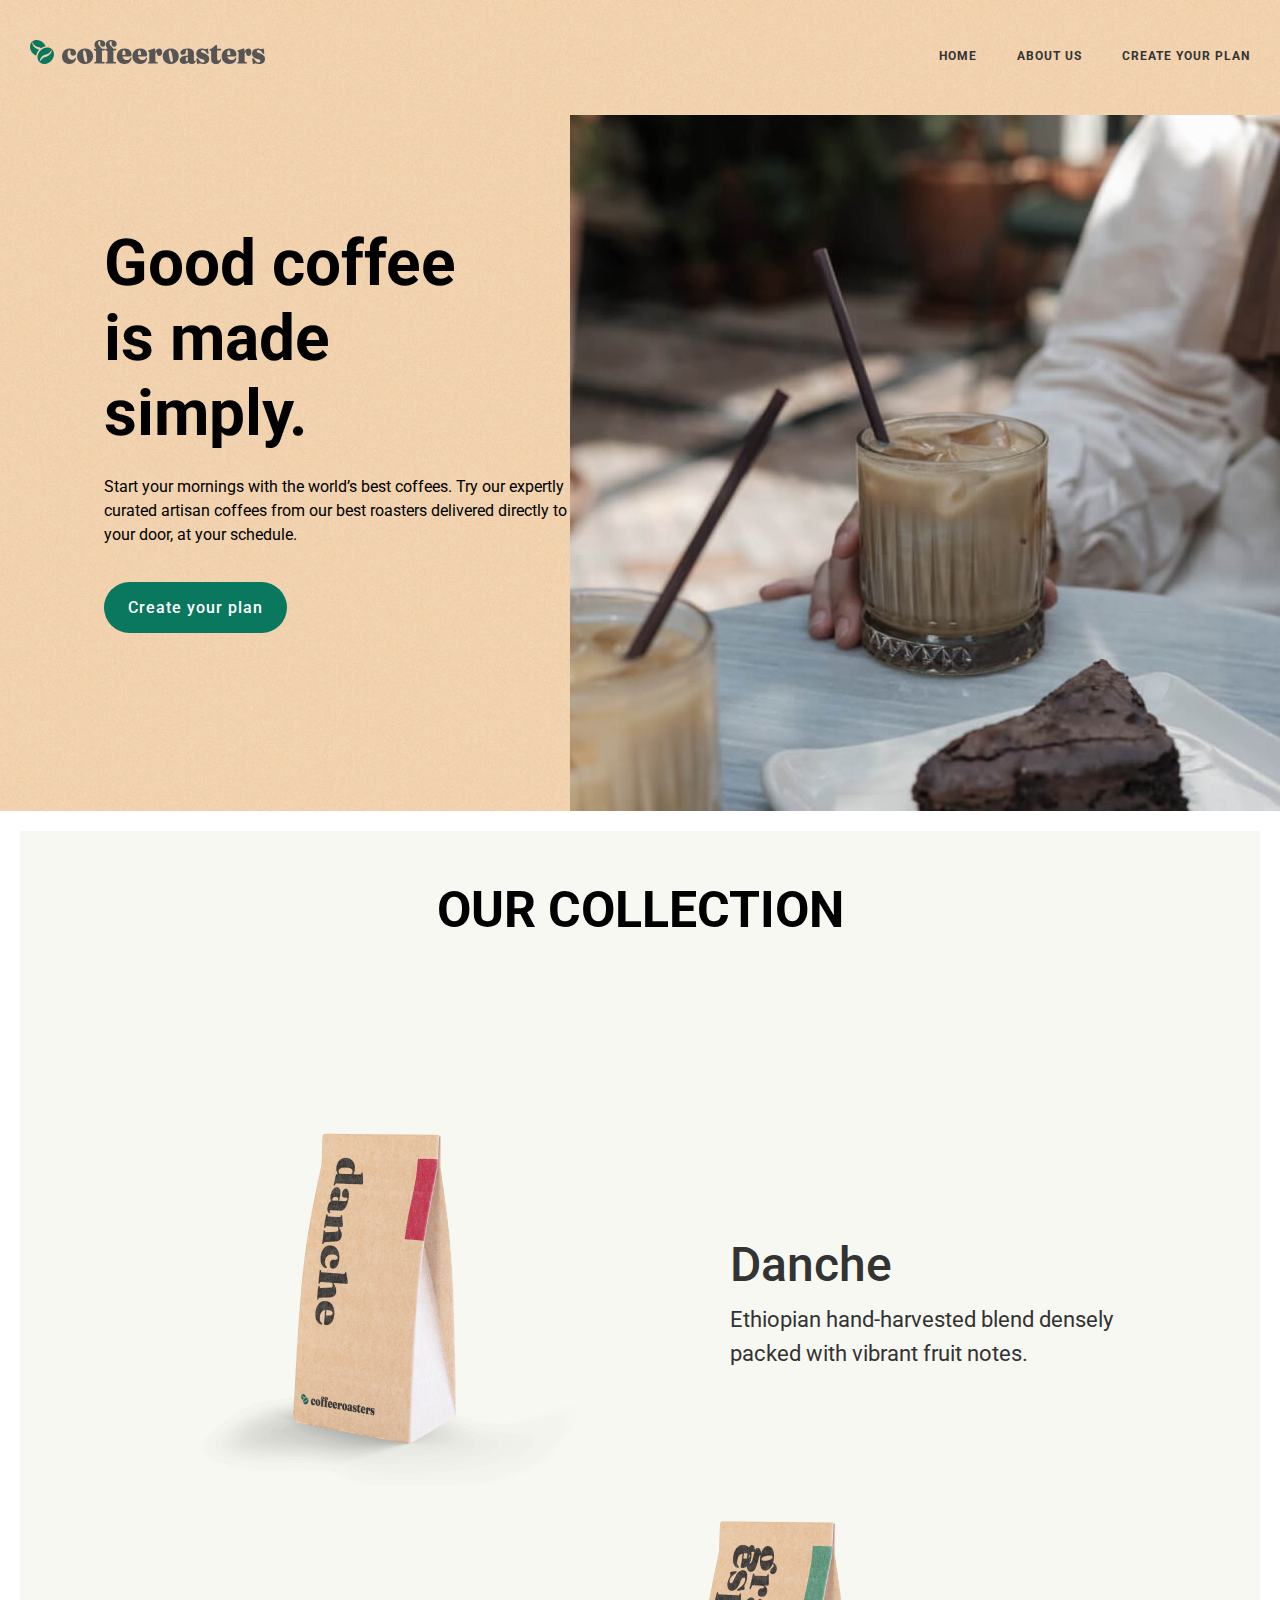
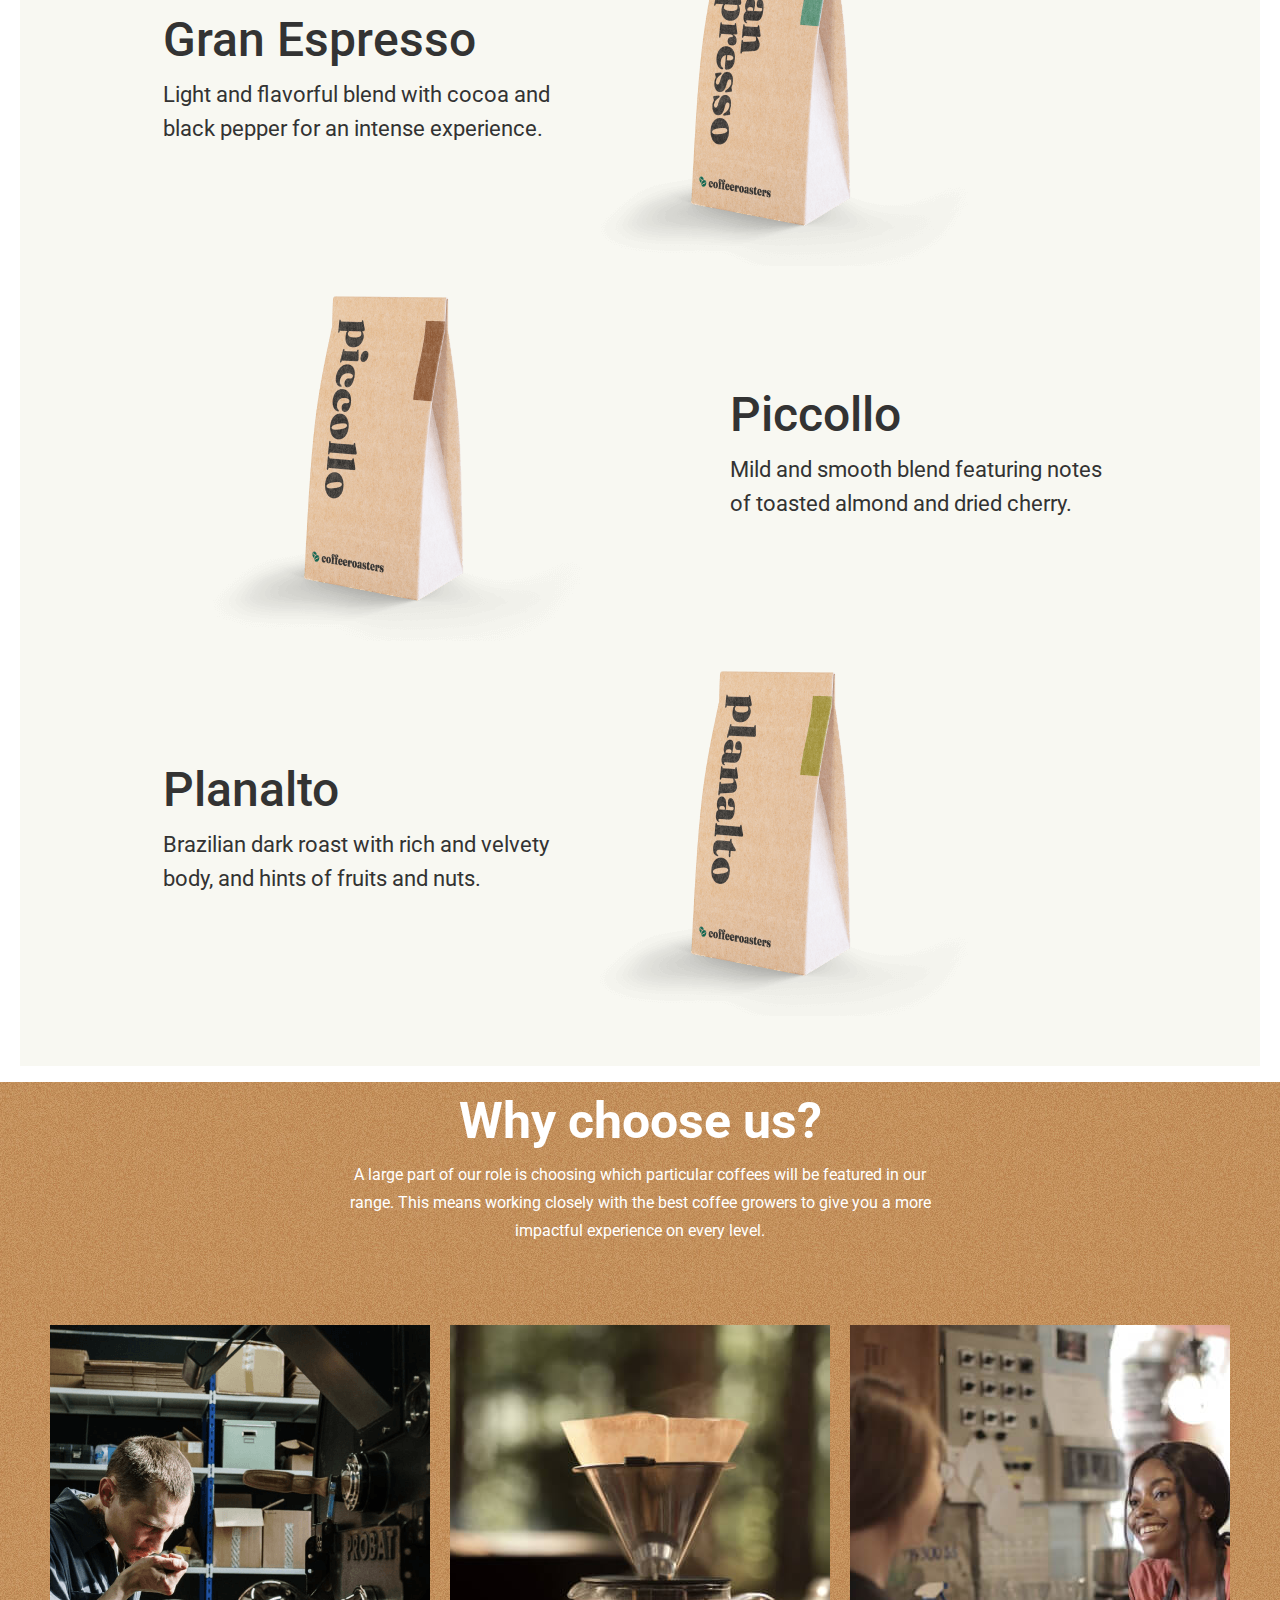
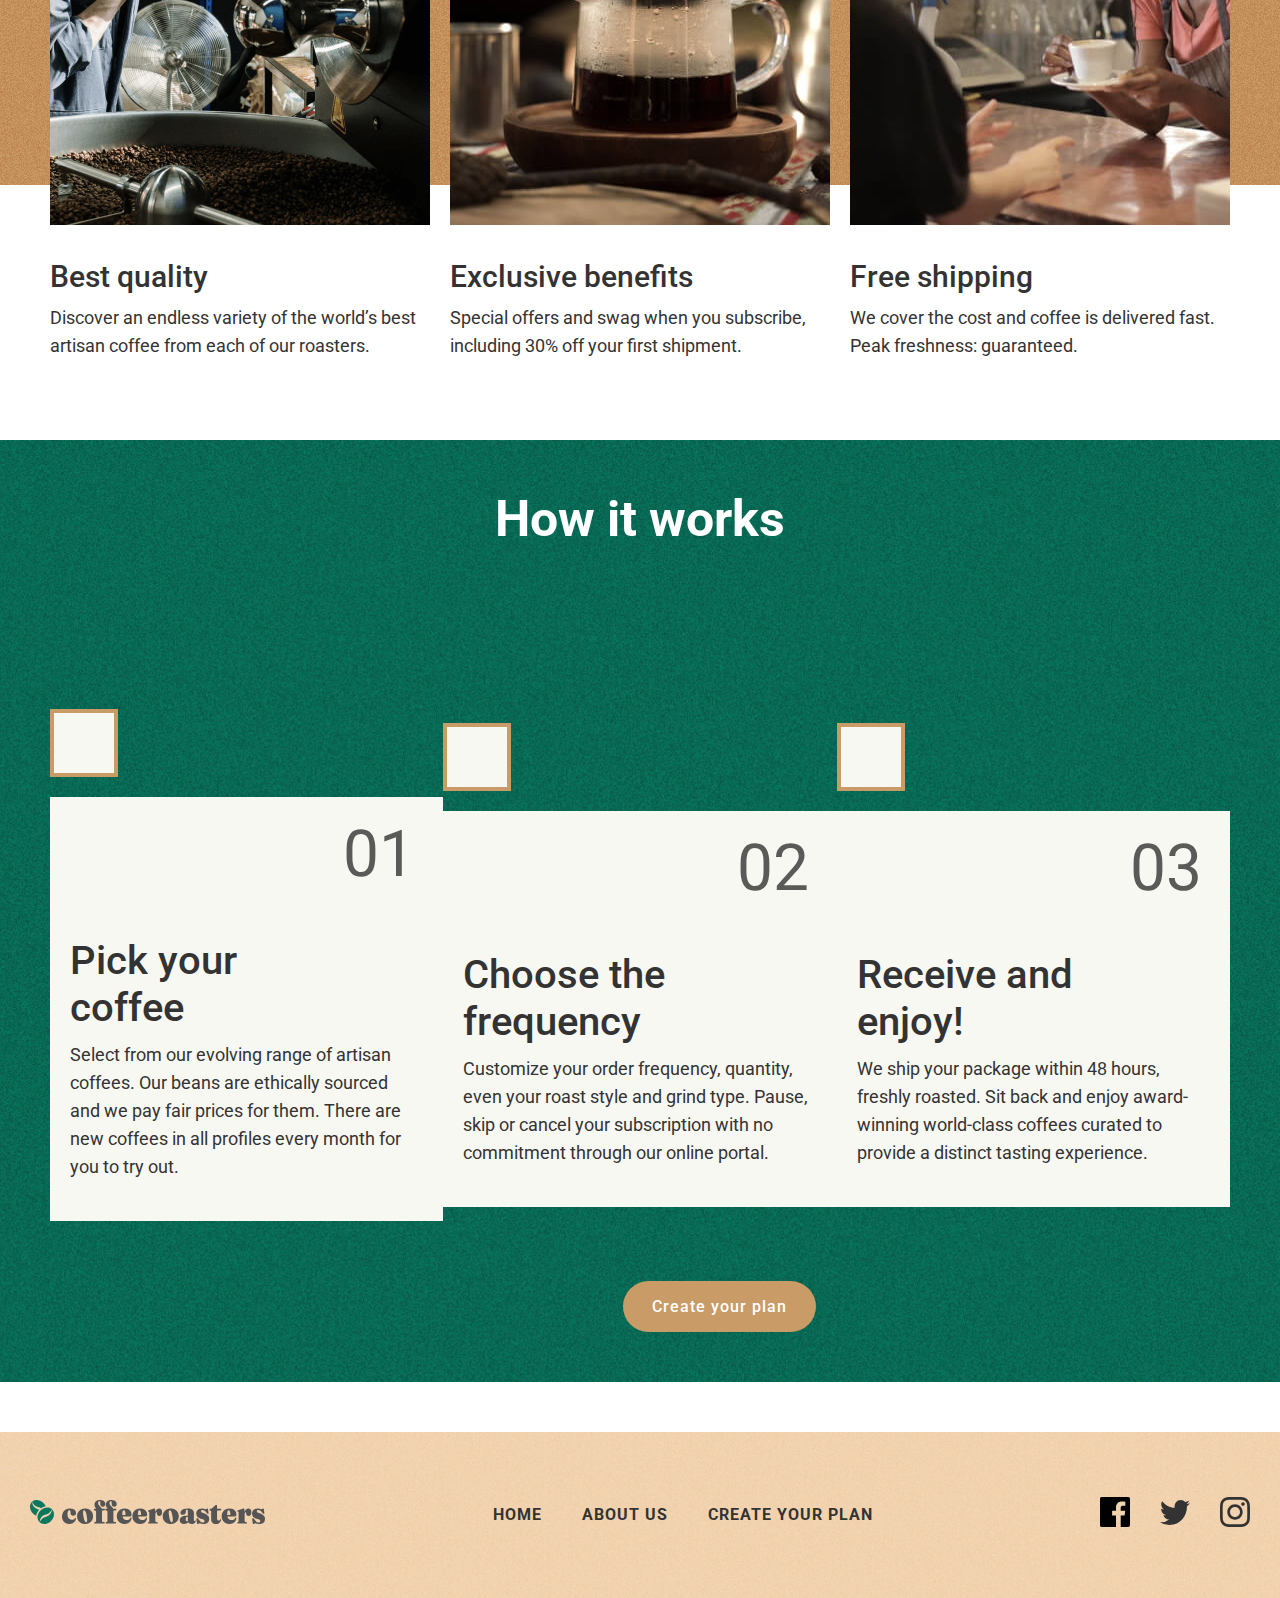
<file: index.html>
<!DOCTYPE html>
<html lang="en">
<head>
    <meta charset="UTF-8">
    <meta http-equiv="X-UA-Compatible" content="IE=edge">
    <meta name="viewport" content="width=device-width, initial-scale=1.0">
    <title>CoffeeRoasters</title>
    <link rel="preconnect" href="https://fonts.googleapis.com">
    <link rel="preconnect" href="https://fonts.gstatic.com" crossorigin>
    <link href="https://fonts.googleapis.com/css2?family=Roboto:wght@100;400;500;700&display=swap" rel="stylesheet">
    <link rel="stylesheet" href="styles.css/normalize.css">
    <link rel="stylesheet" href="styles.css/styles.css">
</head>
<body>
    <div class="header-wrapper">
        <header class="site-header container">
            <a class="site-logo" href="#"><img  src="img/site-logo.svg" alt="site-logo" width="235" height="24"></a>
            <nav class="site-nav">
                <ul class="nav-list">
                    <li class="nav-list-item"><a class="nav-links" href="index.html">HOME</a></li>
                    <li class="nav-list-item"><a class="nav-links" href="About-us.html">ABOUT US</a></li>
                    <li class="nav-list-item"><a class="nav-links" href="create-plan.html">CREATE YOUR PLAN</a></li>
                </ul>
            </nav>
        </header>
        <hero class="site-hero container">
            <div class="hero-content">
                <h1 class="site-hero-theme">Good coffee <br>is made simply.
                </h1>
                <p class="site-hero-text">
                    Start your mornings with the world’s best coffees. Try our expertly curated artisan coffees from our best roasters delivered directly to your door, at your schedule.
                </p>
                <a class="button green" href="#">Create your plan</a>
            </div>
            <img class="header-img" src="img/header-img.jpg" srcset="img/header-img.jpg 1x,img/header-img.jpg 2x" width="710" height="596" alt="">
        </hero>
    </div>
    <main class="site-main">
        <div class="container">
            <div class="main-wrapper">
                <h2 class="basic-main-theme">our collection</h2>
                <ul class="puzzle">
                    <li class="about-coffee">
                        <img  class="box" src="img/kopi4.png" srcset="img/kopi4.png 1x,img/kopi4@2x.png 2x" alt="box" width="450" height="375">
                        <div class="main-content">
                            <h2 class="main-theme">Danche</h2>
                            <p class="main-text">Ethiopian hand-harvested blend densely packed with vibrant fruit notes.</p>
                        </div>
                    </li>
                    <li class="about-coffee">
                        <img  class="box" src="img/gran.png" srcset="img/gran.png 1x,img/gran@2x.png 2x" alt="box" width="450" height="375">
                        <div class="main-content">
                            <h2 class="main-theme">Gran Espresso</h2>
                            <p class="main-text">Light and flavorful blend with cocoa and black pepper for an intense experience.</p>
                        </div>
                    </li>
                    <li class="about-coffee">
                        <img  class="box" src="img/picollo.png" srcset="img/picollo.png 1x,img/picollo.png 2x" alt="box" width="450" height="375">
                        <div class="main-content">
                            <h2 class="main-theme">Piccollo</h2>
                            <p class="main-text">Mild and smooth blend featuring notes of toasted almond and dried cherry.</p>
                        </div>
                    </li>
                    <li class="about-coffee">
                        <img  class="box" src="img/planalto.png" srcset="img/planalto.png 1x,img/planalto@2x.png 2x" alt="box" width="450" height="375">
                        <div class="main-content">
                            <h2 class="main-theme">Planalto</h2>
                            <p class="main-text">Brazilian dark roast with rich and velvety body, and hints of fruits and nuts.</p>
                        </div>
                    </li>
                </ul>
            </div>
        </div>
        <section class="main-section container">
            <div class="main-section-text-wrapper">
                <h2 class="main-section-theme">Why choose us?</h2>
                <p class="main-section-text">A large part of our role is choosing which particular coffees will be featured
                    in our range. This means working closely with the best coffee growers to give
                    you a more impactful experience on every level.</p>
                </div>
                <div class="main-section-wrapper">
                    <ul class="main-section-card">
                        <li class="main-section-card-list">
                            <img class="card-image" src="img/coffee-taste.png" srcset="img/coffee-taste.png 1x,img/coffee-taste@2x.png 2x" alt="coffee-picture" width="433" height="500">
                            <h3 class="card-theme">Best quality</h3>
                            <p class="card-text">Discover an endless variety of the world’s best artisan coffee from each of our roasters.</p>
                        </li>
                        <li class="main-section-card-list">
                            <img class="card-image" src="img/coffee-cup.jpg" srcset="img/coffee-cup.jpg 1x,img/coffee-cup@2x.jpg 2x" alt="coffee-picture"  width="433" height="500">
                            <h3 class="card-theme">Exclusive benefits</h3>
                            <p class="card-text">Special offers and swag when you subscribe, including 30% off your first shipment.</p>
                        </li>
                        <li class="main-section-card-list">
                            <img class="card-image" src="img/coffee-girl.jpg" srcset="img/coffee-girl.jpg 1x,img/coffee-girl@2x.jpg 2x" alt="coffee-picture"  width="433" height="500">
                            <h3 class="card-theme">Free shipping</h3>
                            <p class="card-text">We cover the cost and coffee is delivered fast. Peak freshness: guaranteed.</p>
                        </li>
                    </ul>
                </div>  
            </section>
            <section class="proposal-section container">
                <div class="green-section-wrapper">
                    <h2 class="green-section-theme">How it works</h2>
                    <ul class="proposal-list">
                        <li class="proposal-list-item">
                            <div class="avatar">
                                <h3 class="proposal-list-item-theme">Pick your <br> coffee</h3>
                                <p class="proposal-list-item-text">Select from our evolving range of artisan coffees. Our beans are ethically sourced and we pay fair prices for them. There are new coffees in all profiles every month for you to try out.</p>
                            </div>
                        </li>
                        <li class="proposal-list-item">
                            <div class="avatar">
                                <h3 class="proposal-list-item-theme">Choose the frequency</h3>
                                <p class="proposal-list-item-text">Customize your order frequency, quantity, even your roast style and grind type. Pause, skip or cancel your subscription with no commitment through our online portal.</p>
                            </div>
                        </li>
                        <li class="proposal-list-item">
                            <div class="avatar">
                                <h3 class="proposal-list-item-theme">Receive and <br> enjoy!</h3>
                                <p class="proposal-list-item-text">We ship your package within 48 hours, freshly roasted. Sit back and enjoy award-winning world-class coffees curated to provide a distinct tasting experience.</p>
                            </div>
                        </li>
                    </ul>
                    <button class="proposal-button">Create your plan</button>
                </div>
            </section>
        </main>
        
        <!-- footer -->
        <footer class="site-footer">
            <div class="footer-wrapper container">
                <a class="footer-logo-link" href="#"><img class="footer-logo" src="img/site-logo.svg" alt="site-logo"></a>
                <nav class="footer-nav">
                    <ul class="footer-nav-list">
                        <li class="footer-nav-list-item"><a class="footer-nav-list-links" href="#">HOME</a></li>
                        <li class="footer-nav-list-item"><a class="footer-nav-list-links" href="About-us.html">ABOUT US</a></li>
                        <li class="footer-nav-list-item"><a class="footer-nav-list-links" href="#">Create your plan</a></li>
                    </ul>
                </nav>
                <ul class="social-list">
                    <li class="social-list-item"><a href="#"><img src="img/facebook.svg" alt="facebook"></a></li>
                    <li class="social-list-item"><a href="#"><img src="img/twitter.svg" alt="twitter"></a></li>
                    <li class="social-list-item"><a href="#"><img src="img/youtube.svg" alt="youtube"></a></li>
                </ul>
            </div>
        </footer>
    </body>
    </html>
</file>
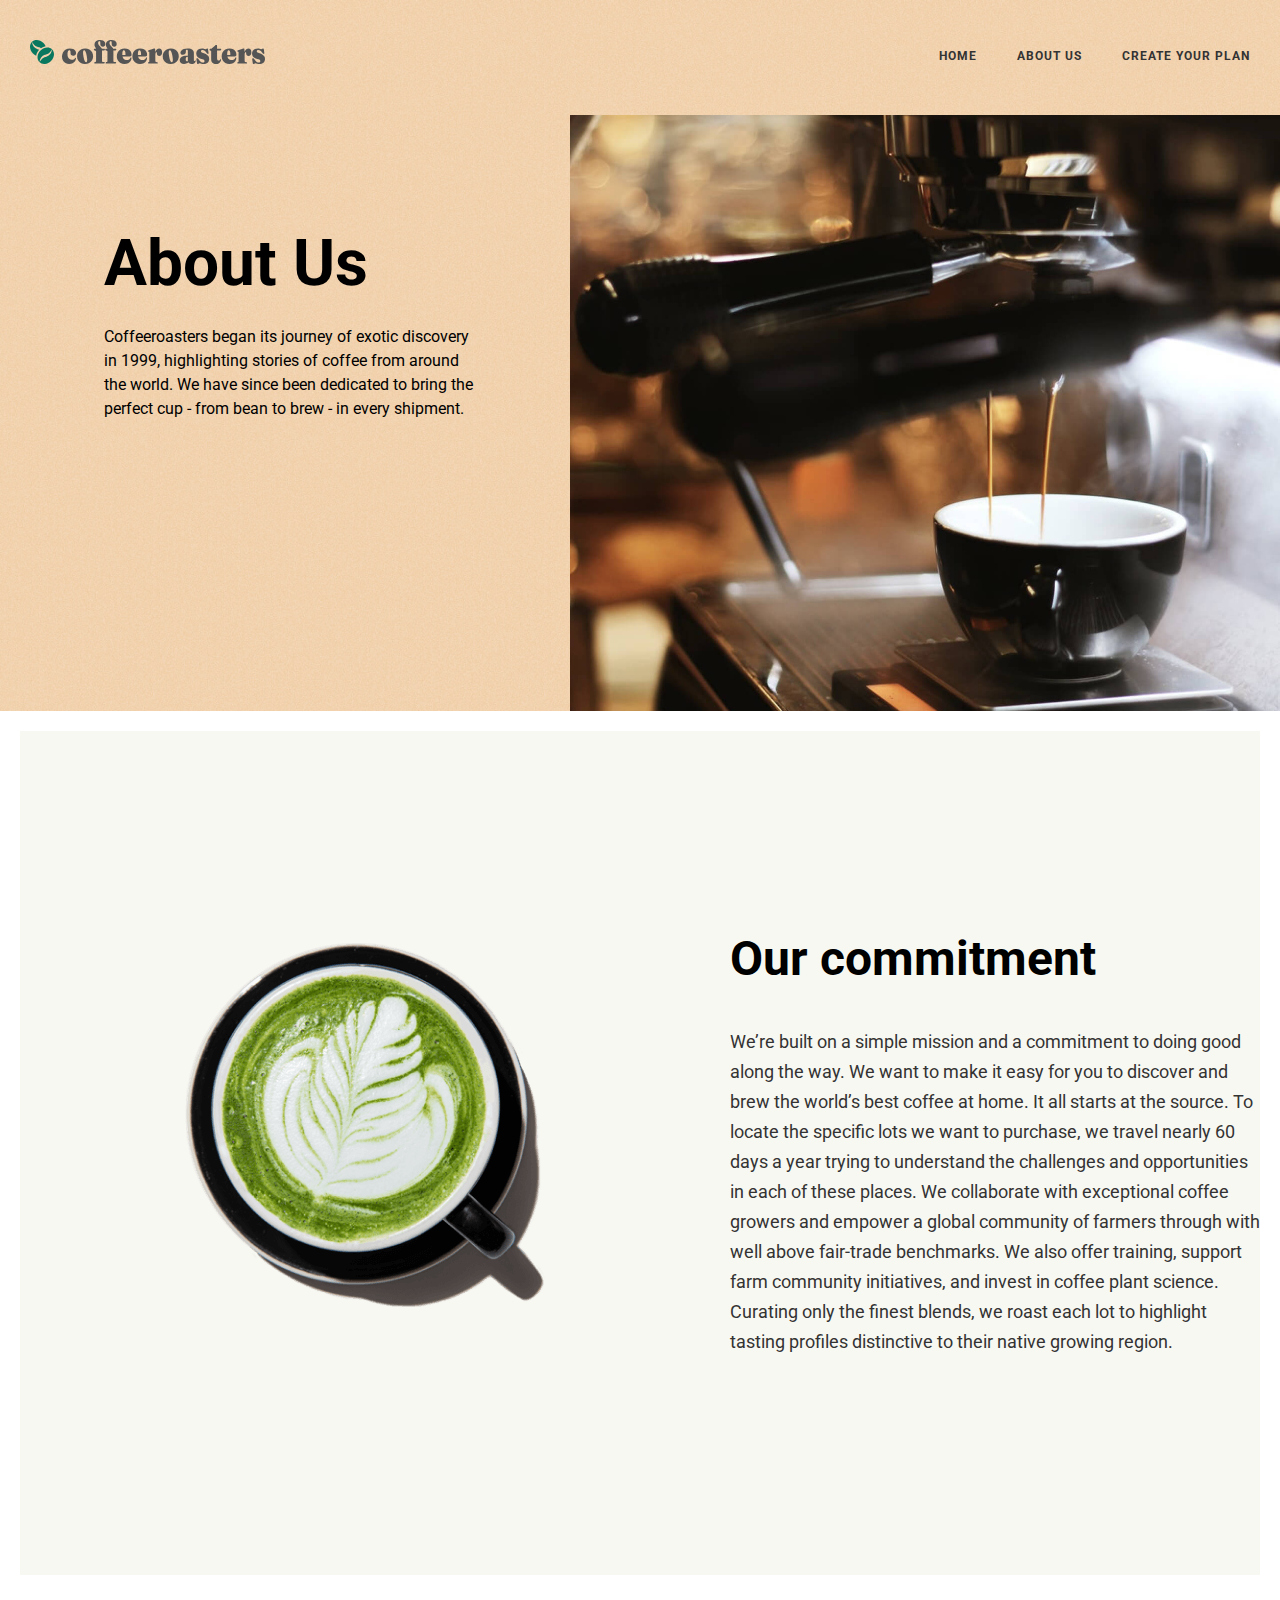
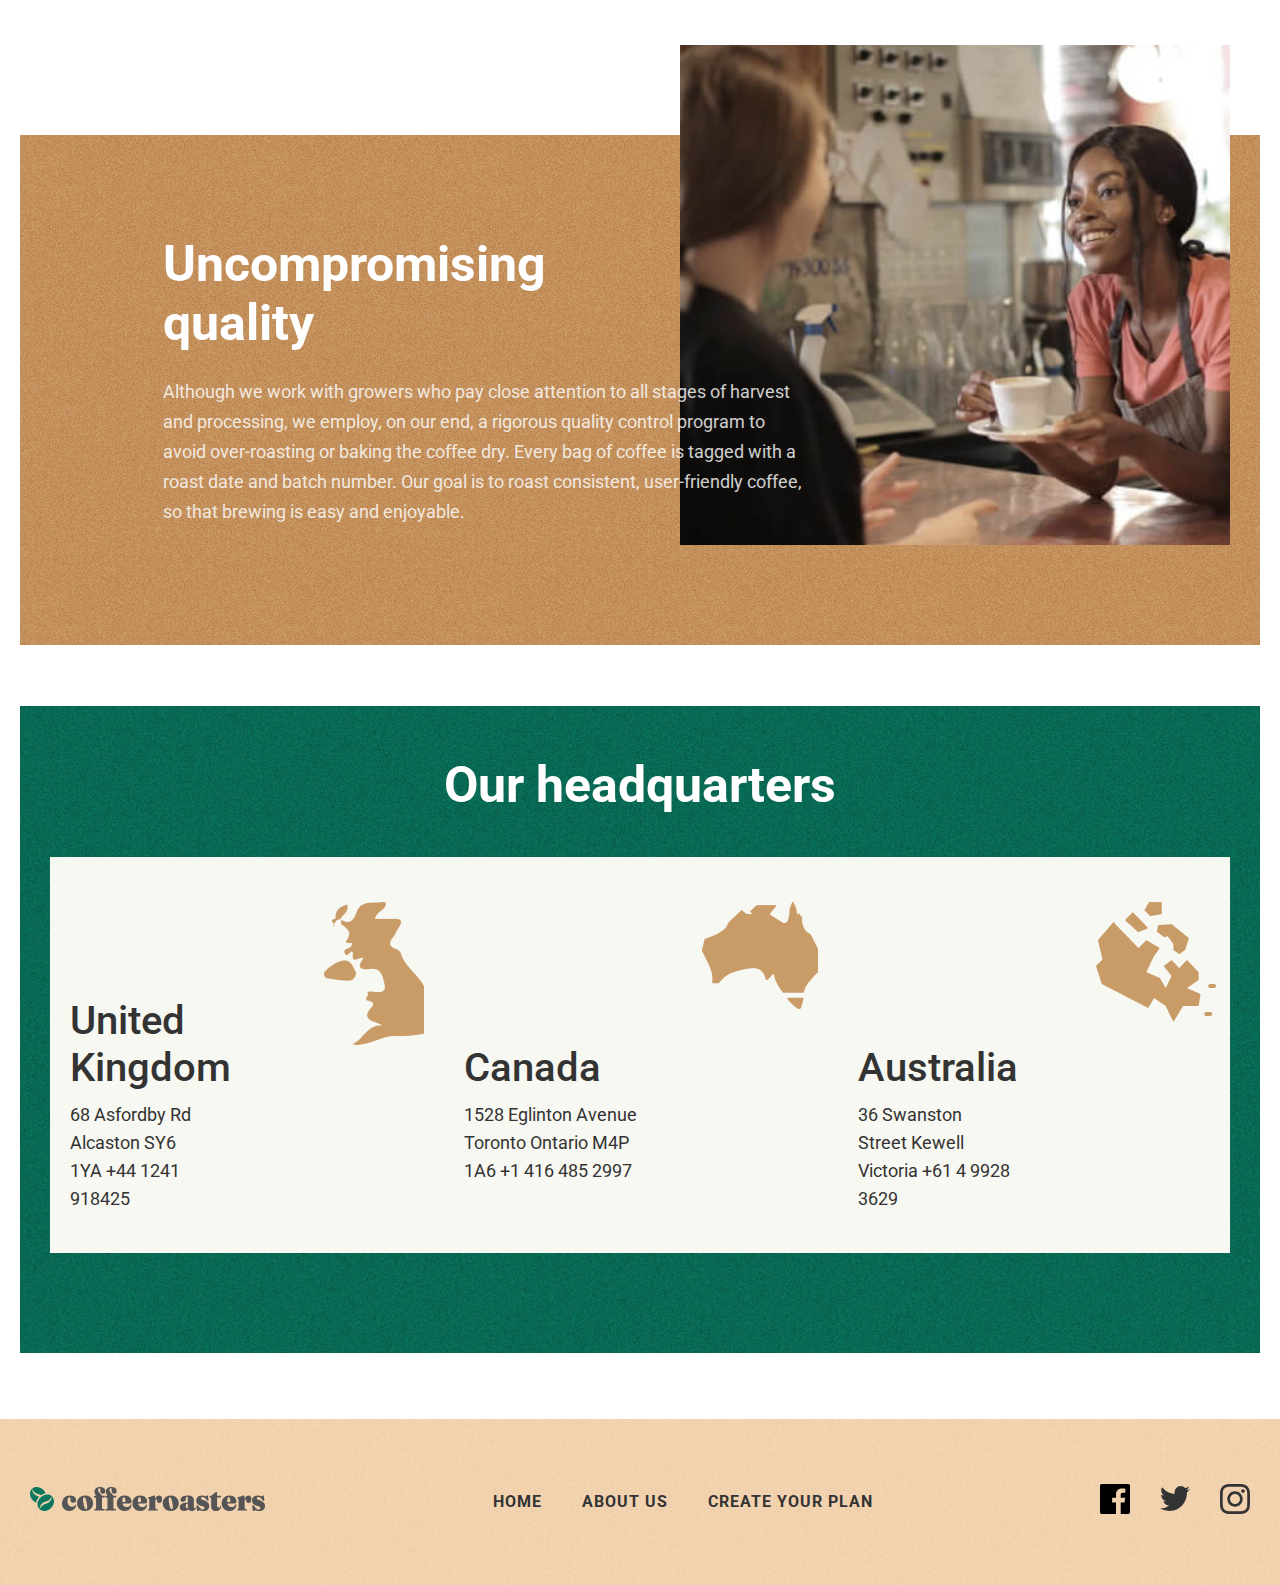
<file: About-us.html>
<!DOCTYPE html>
<html lang="en">
<head>
    <meta charset="UTF-8">
    <meta http-equiv="X-UA-Compatible" content="IE=edge">
    <meta name="viewport" content="width=device-width, initial-scale=1.0">
    <title>CoffeeRoasters</title>
    <link rel="preconnect" href="https://fonts.googleapis.com">
    <link rel="preconnect" href="https://fonts.gstatic.com" crossorigin>
    <link href="https://fonts.googleapis.com/css2?family=Roboto:wght@100;400;500;700&display=swap" rel="stylesheet">
    <link rel="stylesheet" href="styles.css/normalize.css">
    <link rel="stylesheet" href="styles.css/styles.css">
</head>
<body>
    <div class="header-wrapper">
        <header class="site-header container">
            <a class="site-logo" href="#"><img  src="img/site-logo.svg" alt="site-logo" width="235" height="24"></a>
            <nav class="site-nav">
                <ul class="nav-list">
                    <li class="nav-list-item"><a class="nav-links" href="index.html">HOME</a></li>
                    <li class="nav-list-item"><a class="nav-links" href="About-us.html">ABOUT US</a></li>
                    <li class="nav-list-item"><a class="nav-links" href="create-plan.html">CREATE YOUR PLAN</a></li>
                </ul>
            </nav>
        </header>
        <hero class="site-hero container">
            <div class="hero-content">
                <h1 class="site-hero-theme">
                    About Us
                </h1>
                <p class="site-hero-text about-us">
                    Coffeeroasters began its journey of exotic discovery in 1999, highlighting stories of coffee from around the world. We have since been dedicated to bring the perfect cup - from bean to brew - in every shipment.
                </p>
            </div>
            <img class="header-img" src="./img/coffee-maker.jpg" srcset="./img/coffee-maker.jpg 1x,./img/coffee-maker@2x.jpg 2x" width="710" height="596" alt="">
        </hero>
    </div>
    
    <!-- main -->
    <main class="site-main main-about-coffee">
        <div class="container">
            <div class="main-wrapper-about-us">
                <img class="coffee-cup-img" src="img/coffee-cup-img.png" srcset="img/coffee-cup-img.png 1x,img/coffee-cup-img@2x.png 2x" alt="" width="360" height="364">
                <div class="making-coffee">
                    <h2 class="commitment">Our commitment</h2>
                    <p class="about-making-coffee">We’re built on a simple mission and a commitment to doing good along the way. We want to make it easy for you to discover and brew the world’s best coffee at home. It all starts at the source. To locate the specific lots we want to purchase, we travel nearly 60 days a year trying to understand the challenges and opportunities in each of these places. We collaborate with exceptional coffee growers and empower a global community of farmers through with well above fair-trade benchmarks. We also offer training, support farm community initiatives, and invest in coffee plant science. Curating only the finest blends, we roast each lot to highlight tasting profiles distinctive to their native growing region.</p>
                </div>
            </div>
        </div>
       
        <div class="about-us-section">
            <div class="container">
                <div class="about-us-wrapper">
                        <div class="about-us-content">
                            <h1 class="quality">Uncompromising quality</h1>
                            <p class="context">Although we work with growers who pay close attention to all stages of harvest and processing, we employ, on our end, a rigorous quality control program to avoid over-roasting or baking the coffee dry. Every bag of coffee is tagged with a roast date and batch number. Our goal is to roast consistent, user-friendly coffee, so that brewing is easy and enjoyable.</p>
                        </div>
                        <img class="about-us-girl-img" src="img/coffee-girl.jpg" srcset="img/coffee-girl.jpg 1x.img/coffee-girl@2x.jpg 2x" width="550" height="500" alt="">
                </div>
            </div>
        </div>
        <section class="about-us-green-section container">
            <div class="about-us-green-section-wrapper">
                <h2 class="about-us-green-section-theme">Our headquarters</h2>
                <ul class="about-us-green-section-list">
                    <li class="about-us-green-section-list-item">
                        <div class="about-us-green-section-content uk">
                            <h3 class="about-us-green-section-content-theme">United <br> Kingdom</h3>
                            <p class="about-us-green-section-content-text about-uk-text">68  Asfordby Rd
                                Alcaston
                                SY6 1YA
                                +44 1241 918425</p>
                        </div>
                    </li>
                    <li class="about-us-green-section-list-item">
                        <div class="about-us-green-section-content canada">
                            <h3 class="about-us-green-section-content-theme ">Canada</h3>
                            <p class="about-us-green-section-content-text about-canada-text">1528  Eglinton Avenue
                                Toronto
                                Ontario M4P 1A6
                                +1 416 485 2997</p>
                        </div>
                    </li>
                    <li class="about-us-green-section-list-item">
                        <div class="about-us-green-section-content australia">
                            <h3 class="about-us-green-section-content-theme ">Australia</h3>
                            <p class="about-us-green-section-content-text about-australia-text">36 Swanston Street
                                Kewell
                                Victoria
                                +61 4 9928 3629</p>
                        </div>
                    </li>
                </ul>
            </div>
        </section>
        </main>
         <!-- footer -->
         <footer class="site-footer">
            <div class="footer-wrapper container">
                <a class="footer-logo-link" href="#"><img class="footer-logo" src="img/site-logo.svg" alt="site-logo"></a>
                <nav class="footer-nav">
                    <ul class="footer-nav-list">
                        <li class="footer-nav-list-item"><a class="footer-nav-list-links" href="index.html">HOME</a></li>
                        <li class="footer-nav-list-item"><a class="footer-nav-list-links" href="#">ABOUT US</a></li>
                        <li class="footer-nav-list-item"><a class="footer-nav-list-links" href="#">Create your plan</a></li>
                    </ul>
                </nav>
                <ul class="social-list">
                    <li class="social-list-item"><a href="#"><img src="img/facebook.svg" alt="facebook"></a></li>
                    <li class="social-list-item"><a href="#"><img src="img/twitter.svg" alt="twitter"></a></li>
                    <li class="social-list-item"><a href="#"><img src="img/youtube.svg" alt="youtube"></a></li>
                </ul>
            </div>
        </footer>
</file>
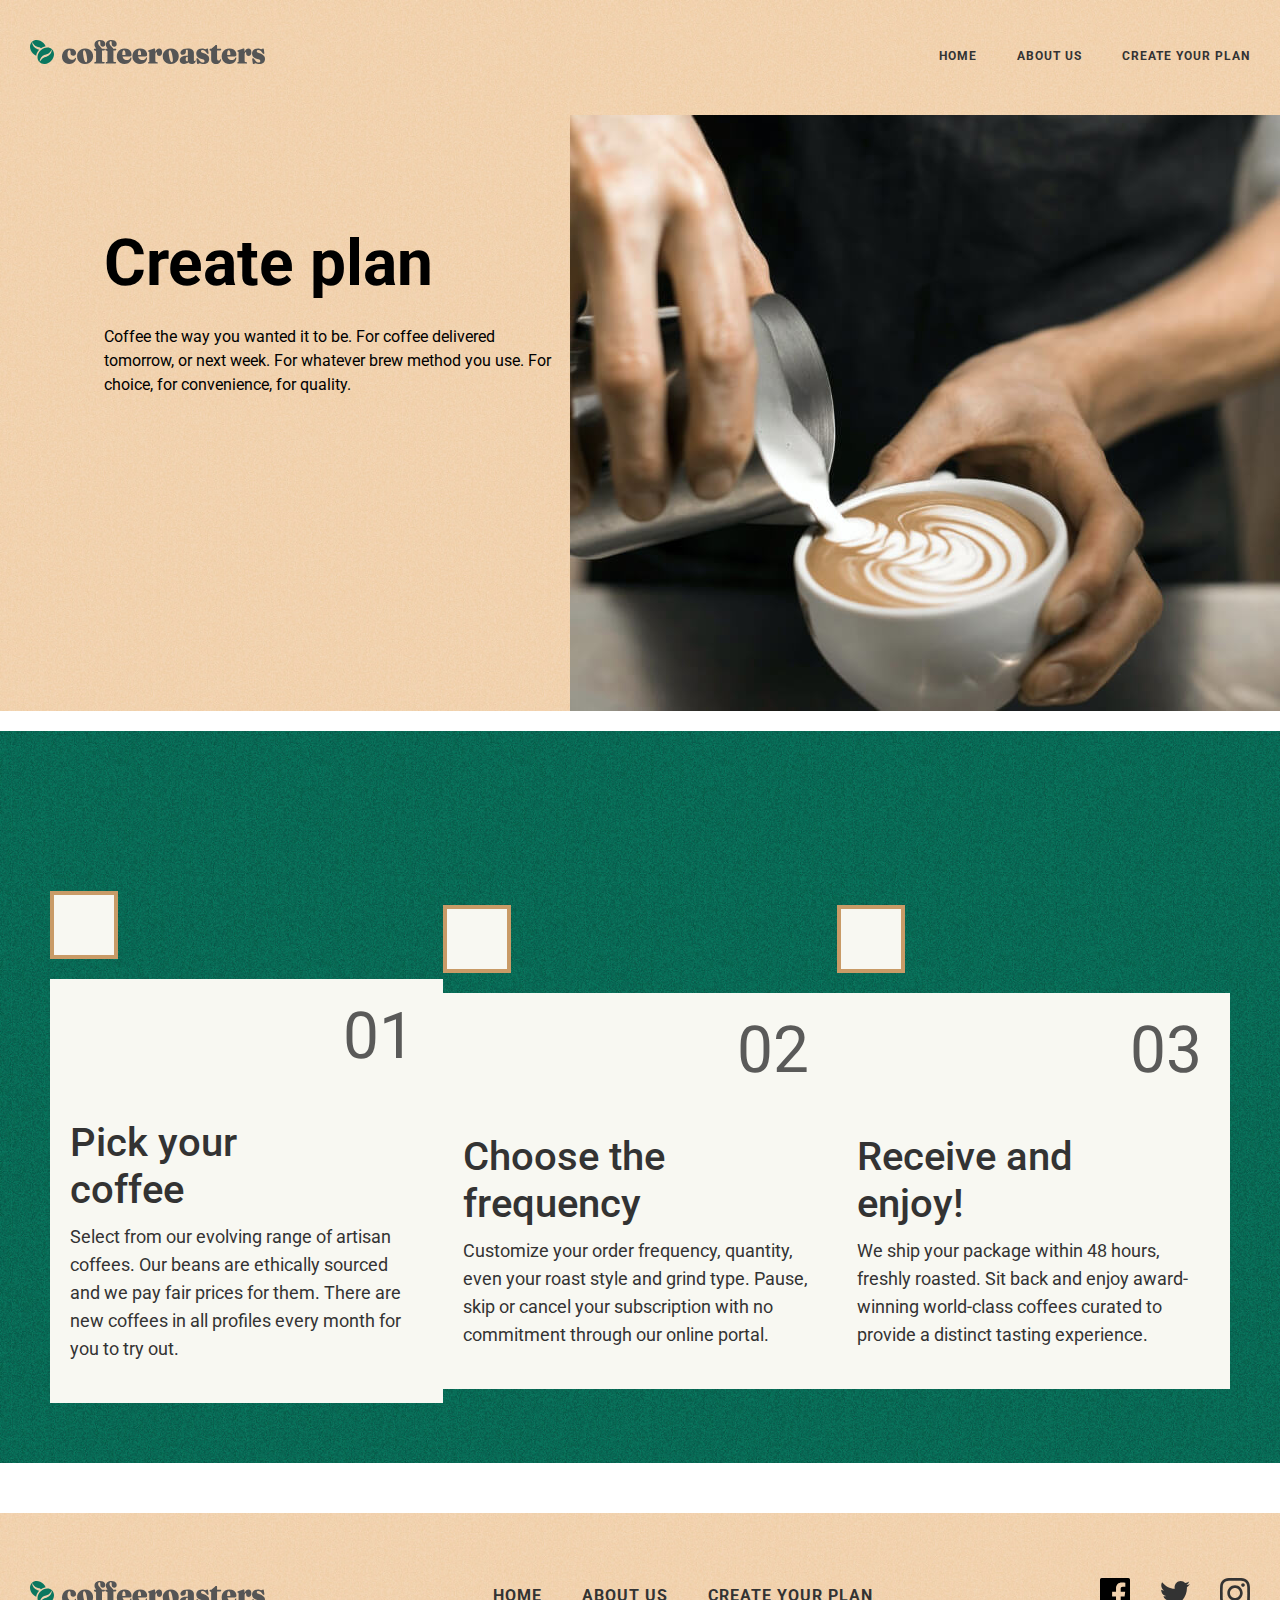
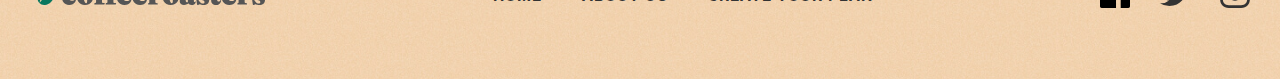
<file: create-plan.html>
<!DOCTYPE html>
<html lang="en">
<head>
    <meta charset="UTF-8">
    <meta http-equiv="X-UA-Compatible" content="IE=edge">
    <meta name="viewport" content="width=device-width, initial-scale=1.0">
    <title>CoffeeRoasters</title>
    <link rel="preconnect" href="https://fonts.googleapis.com">
    <link rel="preconnect" href="https://fonts.gstatic.com" crossorigin>
    <link href="https://fonts.googleapis.com/css2?family=Roboto:wght@100;400;500;700&display=swap" rel="stylesheet">
    <link rel="stylesheet" href="styles.css/normalize.css">
    <link rel="stylesheet" href="styles.css/styles.css">
</head>
<body>
    <div class="header-wrapper">
        <header class="site-header container">
            <a class="site-logo" href="#"><img  src="img/site-logo.svg" alt="site-logo" width="235" height="24"></a>
            <nav class="site-nav">
                <ul class="nav-list">
                    <li class="nav-list-item"><a class="nav-links" href="index.html">HOME</a></li>
                    <li class="nav-list-item"><a class="nav-links" href="About-us.html">ABOUT US</a></li>
                    <li class="nav-list-item"><a class="nav-links" href="create-plan.html">CREATE YOUR PLAN</a></li>
                </ul>
            </nav>
        </header>
        <hero class="site-hero container">
            <div class="hero-content">
                <h1 class="site-hero-theme">Create plan
                </h1>
                <p class="site-hero-text">
                    Coffee the way you wanted it to be. For coffee delivered tomorrow, or next week. For whatever brew method you use. For choice, for convenience, for quality.
                </p>
            </div>
            <img class="header-img" src="img/create-your-plan-img.jpg" srcset="img/create-your-plan-img.jpg 1x,create-your-plan-img@2x.jpg 2x" width="710" height="596" alt="">
        </hero>
       
    </div>
    <section class="proposal-section container create-plan-green">
        <div class="green-section-wrapper">
            <ul class="proposal-list">
                <li class="proposal-list-item">
                    <div class="avatar">
                        <h3 class="proposal-list-item-theme">Pick your <br> coffee</h3>
                        <p class="proposal-list-item-text">Select from our evolving range of artisan coffees. Our beans are ethically sourced and we pay fair prices for them. There are new coffees in all profiles every month for you to try out.</p>
                    </div>
                </li>
                <li class="proposal-list-item">
                    <div class="avatar">
                        <h3 class="proposal-list-item-theme">Choose the frequency</h3>
                        <p class="proposal-list-item-text">Customize your order frequency, quantity, even your roast style and grind type. Pause, skip or cancel your subscription with no commitment through our online portal.</p>
                    </div>
                </li>
                <li class="proposal-list-item">
                    <div class="avatar">
                        <h3 class="proposal-list-item-theme">Receive and <br> enjoy!</h3>
                        <p class="proposal-list-item-text">We ship your package within 48 hours, freshly roasted. Sit back and enjoy award-winning world-class coffees curated to provide a distinct tasting experience.</p>
                    </div>
                </li>
            </ul>
        </div>
    </section>
    <footer class="site-footer">
        <div class="footer-wrapper container">
            <a class="footer-logo-link" href="#"><img class="footer-logo" src="img/site-logo.svg" alt="site-logo"></a>
            <nav class="footer-nav">
                <ul class="footer-nav-list">
                    <li class="footer-nav-list-item"><a class="footer-nav-list-links" href="#">HOME</a></li>
                    <li class="footer-nav-list-item"><a class="footer-nav-list-links" href="About-us.html">ABOUT US</a></li>
                    <li class="footer-nav-list-item"><a class="footer-nav-list-links" href="#">Create your plan</a></li>
                </ul>
            </nav>
            <ul class="social-list">
                <li class="social-list-item"><a href="#"><img src="img/facebook.svg" alt="facebook"></a></li>
                <li class="social-list-item"><a href="#"><img src="img/twitter.svg" alt="twitter"></a></li>
                <li class="social-list-item"><a href="#"><img src="img/youtube.svg" alt="youtube"></a></li>
            </ul>
        </div>
    </footer>
</file>
<file: styles.css/styles.css>
/* global */
@font-face {
    font-family: Roboto;
    src: url(../fonts/"Roboto-Regular.woff2") format("woff2"),
    url(../fonts/"Roboto-Regular.woff") format("woff");
    font-weight: normal;
    font-style: normal;
    font-display: swap;
}

@font-face {
    font-family: 'Roboto';
    src: url(../fonts/"Roboto-Medium.woff2") format("woff2"),
    url(../fonts/"Roboto-Medium.woff") format("woff");
    font-weight: 500;
    font-style: normal;
    font-display: swap;
}

@font-face {
    font-family:Roboto;
    src: url(../fonts/"Roboto-Bold.woff2") format("woff2"),
    url(../fonts/"Roboto-Bold.woff") format("woff");
    font-weight: bold;
    font-style: normal;
    font-display: swap;
}



*{box-sizing: border-box;}

html {
    height: 100%;
}
body{
    display: flex;
    flex-direction: column;
    height: 100%;
    margin: 0;
    padding: 0;
    font-size: 16px;
    line-height: 22px;
    font-family: "roboto" "arial" "sans-serif";
    color:#4a4b4c;
    background-color:#fff;
    flex-wrap: nowrap;
}
img{
    height:auto;
    max-width: 100%;   
}
*:focus{
    outline: 3px dashed #c99b67;;
    outline-offset: 3px;
}
.container{
    max-width:1440px;
    width: 100%;
    padding-left: 20px;
    padding-right: 20px;
    margin-left: auto;
    margin-right: auto;
}
/* header */
.header-wrapper{
    background-image: url(../img/header-background.jpg);
    background-size: cover;
    background-position: center center;
}
.site-header {
    display: flex;
    align-items: center;
    padding-top: 40px;
    padding-left: 30px;
    padding-right: 30px;
}
.site-logo{
    margin-right: auto;
}
.site-nav {
}
.nav-list {
    display: flex;
    list-style:none ;
    margin-top: 0;
    margin-bottom: 0;
}

.nav-list-item {
    
}
.nav-links{
    display: inline-block;
    text-decoration: none;
    font-family: 'Roboto';
    font-style: normal;
    font-weight: 700;
    font-size: 12px;
    line-height: 14px;
    letter-spacing: 1px;
    text-transform: uppercase;
    color: #333333;
}
.nav-links:hover{
    opacity: 0.8;
}
.nav-links:active{
    opacity: 0.6;
}
.nav-list-item:not(:last-child){
    padding-right: 40px;
}
.site-hero {
    display: flex;
    justify-content: space-between;
    padding-top: 45px;
}
.hero-content {
    width: 464px;
    padding-left: 84px;
    padding-top: 111px;
}
.site-hero-theme {
    font-family: "Roboto";
    font-style: normal;
    font-weight: 700;
    font-size: 64px;
    line-height: 75px;
    color: #000000;
    padding: 0;
    margin: 0;
    max-width: 447px;
}
.site-hero-text {
    padding: 0;
    margin: 0;
    font-family: 'Roboto';
    font-style: normal;
    font-weight: 400;
    font-size: 16px;
    line-height: 24px;
    color: #000000;
    padding-top: 24px;
    padding-bottom: 50px;
    width: 464px;
}
.about-us{
    max-width: 372px;
}
.button {
    text-decoration: none;
    font-family: 'Roboto';
    font-style: normal;
    font-weight: 500;
    font-size: 16px;
    line-height: 19px;
    text-align: center;
    letter-spacing: 1px;
    padding: 16px 24px;
    color:#fff;
    border-radius: 100px;
}
.green {
    background-color:  #0A775F;
}
.header-img{
    display: inline-block;
    margin-right: -20px;
}

/* main */
.site-main {
    margin-top: 20px;
}
.main-wrapper {
    background-color: #f8f8f2;
}
.puzzle{
    padding: 80px 143px 50px 143px;
}
.basic-main-theme{
    text-align: center;
    font-family: 'Roboto';
    font-style: normal;
    font-weight: 700;
    font-size: 50px;
    line-height: 59px;
    color: #000000;
    text-transform: uppercase;
    padding-top: 0;
    padding-bottom: 0;
    margin-top: 0;
    margin-bottom: 0;
    padding-top: 50px;
    padding-bottom: 80px;
}

.about-coffee {
    display: flex;
    flex-direction: row;
}
.about-coffee:nth-child(even){
    flex-direction: row-reverse;
}
.box {
    margin-right: 117px;
}
.main-content {
    padding-top: 0;
    padding-bottom: 0;
    margin-top: 0;
    margin-bottom: 0;
    display: flex;
    flex-direction: column;
    justify-content: center;
    flex-grow: 1;
}
.main-theme {
    padding-top: 0;
    padding-bottom: 0;
    margin-top: 0;
    margin-bottom: 0;
    font-family: 'Roboto';
    font-style: normal;
    font-weight: 500;
    font-size: 48px;
    line-height: 56px;
    color: #333333;
}
.main-text {
    font-family: 'Roboto';
    font-style: normal;
    font-weight: 400;
    font-size: 22px;
    line-height: 34px;
    color: #333333;
    padding-top: 10px;
    padding-bottom: 0;
    margin-top: 0;
    margin-bottom: 0;
}

/* main-section */
.main-section {
    background-image: url(../img/bg-img.jpg);
    display: flex;
    flex-direction: column;
    flex-grow: 1;
    background-repeat: no-repeat;
    background-position:center top;
    padding-bottom: 80px;
}
.main-section-text-wrapper{
    display: flex;
    flex-direction: column;
    align-items: center;
}
.main-section-theme {
    font-family: 'Roboto';
    font-style: normal;
    font-weight: 700;
    font-size: 50px;
    line-height: 59px;
    color: #FFFFFF;
    margin: 0;
    padding-top: 50px;
    padding-top: 10px;
}
.main-section-text {
    text-align: center;
    padding-top: 10px;
    font-family: 'Roboto';
    font-style: normal;
    font-weight: 400;
    font-size: 16px;
    line-height: 28px;
    color: #FFFFFF;
    width: 581px;
    margin: 0;
    padding-bottom: 80px;
}
.main-section-wrapper {
    padding-right: 30px;
    padding-left: 30px;
}
.main-section-card {
    display: flex;
    list-style: none;
    padding: 0;
    margin: 0;
}
.main-section-card-list:not(:last-child){
    margin-right: 20px;
    
}
.main-section-card-list {
    padding: 0;
    margin: 0;
    width: 433px;
}
.card-image{
    width: 433px;
    height: 500px;
    object-fit: cover;
}
.card-theme {
    margin: 0;
    padding: 0;    
    font-family: 'Roboto';
    font-style: normal;
    font-weight: 500;
    font-size: 30px;
    line-height: 35px;
    color: #333333;
    padding-top: 28px;
    padding-bottom: 10px;
}
.card-text {
    margin: 0;
    padding: 0;
    width: 377px;
    font-family: 'Roboto';
    font-style: normal;
    font-weight: 400;
    font-size: 18px;
    line-height: 28px;
    color: #333333;
}

/* proposal-section */
.proposal-section {
    display: flex;
    flex-direction: column;
    background-image:url(../img/green-bg.jpg);
    background-position:center center;
    background-size: cover;
    background-repeat: no-repeat;
}
.green-section-theme {
    padding: 0;
    margin: 0;
    font-family: 'Roboto';
    font-style: normal;
    font-weight: 700;
    font-size: 50px;
    line-height: 59px;
    text-align: center;
    color: #FFFFFF;
    padding-top: 50px;
}
.proposal-list {
    display: flex;
    flex-direction: row;
    justify-content: space-between;
    list-style: none;
    padding: 0;
    margin: 0;
    padding-right: 30px;
    padding-left: 30px;
    padding-top: 160px;
    padding-bottom: 60px;
    counter-reset: how-it-works; 
}
.proposal-list-item {
    display: flex;
    flex-direction: column;
    justify-content: center;
    width: 433px;
    padding: 0;
    margin: 0;
    counter-increment:how-it-works;
    
}
.proposal-list-item::before{
    content:"";
    width: 60px;
    height: 60px;
    background: #F8F8F2;
    border: 4px solid #C99B67;
    margin-bottom: 20px; 
}
.proposal-list-item:(not:last-child){
    margin-right: 20px;
}
.avatar::before{
    padding-top: 20px;
content:"0"counter(how-it-works);
text-align: right;
font-family: 'Roboto';
font-style: normal;
font-weight: 400;
font-size: 64px;
line-height: 75px;
color: #333333;
opacity: 0.8;
}

.proposal-list-item-theme {
    font-family: 'Roboto';
    font-style: normal;
    font-weight: 500;
    font-size: 40px;
    line-height: 47px;
    color: #333333;
    margin: 0;
    padding-top: 45px;
}
.proposal-list-item-text {
    margin: 0;
    padding-top: 10px;
    padding-bottom: 40px;
    font-family: 'Roboto';
    font-style: normal;
    font-weight: 400;
    font-size: 18px;
    line-height: 28px;
    color: #333333;
}
.avatar{
    display: flex;
    flex-direction: column;
    background-color: #F8F8F2;
    padding-right: 28px;
    padding-left: 20px;
}
.proposal-button {
    display: flex;
    flex-direction: row;
    justify-content: center;
    align-items: center;
    padding: 16px 24px;
    width: 193px;
    height: 51px;
    background: #C99B67;
    border-radius: 100px;
    font-family: 'Roboto';
    font-style: normal;
    font-weight: 500;
    font-size: 16px;
    line-height: 19px;
    text-align: center;
    letter-spacing: 1px;
    color: #FFFFFF;
    margin-left: 603px;
    border: none;
    margin-bottom: 50px;
}

/* footer */

.site-footer {
    background-image: url(../img/header-background.jpg);
    background-repeat: no-repeat;
    background-position: center center;
    background-size:cover;
    margin-top: 50px;
}
.footer-wrapper{
    display: flex;
    align-items: center;
    justify-content: space-between;
    padding-left: 30px;
    padding-right: 30px;
    padding-top: 65px;
    padding-bottom: 65px;
}

.footer-nav {
    margin: 0;
    padding: 0;
}
.footer-nav-list {
    list-style: none;
    display: flex;
    padding: 0;
    margin: 0;
}
.footer-nav-list-item:not(:last-child) {
    padding-right: 40px;

}
.footer-nav-list-links{
    font-family: 'Roboto';
font-style: normal;
font-weight: 700;
font-size: 16px;
line-height: 19px;
text-align: center;
letter-spacing: 1px;
text-transform: uppercase;
color: #333333;
text-decoration: none;
}
.footer-nav-list-links:hover{
    opacity: 0.8;
}
.footer-nav-list-links:active{
    opacity: 0.6;
}
.social-list {
    list-style: none;
    display: flex;
    align-items: center;
    padding: 0;
    margin: 0;
}
.social-list-item:not(:last-child){
    padding-right: 30px;
}
.social-list-item:hover{
    opacity: 0.8;
}

/* about-us */

.main-about-coffee {
}
.main-wrapper-about-us {
    display: flex;
    align-items: center;
    background-color: #f8f8f2;
}
.coffee-cup-img {
    object-fit: contain;
    margin-right: 185px;
    margin-left: 165px;
    padding-top: 160px;
    padding-bottom: 216px;
}
.making-coffee {
    max-width: 626px;
}
.commitment {
    font-family: 'Roboto';
font-style: normal;
font-weight: 700;
font-size: 48px;
line-height: 56px;
color: #000000;
padding-top: 160px;
}
.about-making-coffee {
    font-family: 'Roboto';
font-style: normal;
font-weight: 400;
font-size: 18px;
line-height: 30px;
color: #333333;
padding-bottom: 200px;
}

.about-us-section {
   padding-top: 160px;
   padding-bottom: 20px;
    
}
.about-us-wrapper {
    display: flex;
    justify-content: space-between;
    background-image:url(../img/about-us-main.jpg);
    background-repeat:no-repeat;
    background-size:cover;
    background-position:center bottom;
}

.about-us-content {
    max-width: 639px;
   padding-left: 143px;
   padding-right: 38px;
   
}
.quality {
    padding-top: 100px;
    font-family: 'Roboto';
font-style: normal;
font-weight: 700;
font-size: 50px;
line-height: 59px;
color: #FFFFFF;
margin: 0;
padding-bottom: 24px;
}
.context {
    padding-bottom: 118px;
    font-family: 'Roboto';
font-style: normal;
font-weight: 400;
font-size: 18px;
line-height: 30px;
color: #FFFFFF;
opacity: 0.8;
margin: 0;
width: 639px;
}
.about-us-girl-img{
    width: 550px;
    height: 500px;
    display: inline-block;
    margin-top: -90px;
    margin-right: 30px;
    object-fit: cover;
}


.about-us-green-section {
    
}
.about-us-green-section-wrapper {
    background-image:url(../img/green-bg.jpg);
    background-repeat: no-repeat;
    background-size:cover;
    background-position: center center;
}
.about-us-green-section-theme {
    font-family: 'Roboto';
font-style: normal;
font-weight: 700;
font-size: 50px;
line-height: 59px;
text-align: center;
color: #FFFFFF;
padding-top: 50px;
}
.about-us-green-section-list {
    display: flex;
    justify-content: space-between;
    list-style: none;
    padding: 0;
    padding-right: 30px;
    padding-left: 30px;
}
.about-us-green-section-list-item {
    width: 433px;
    background-color:  #F8F8F2;
    margin-bottom: 100px;
   padding: 0;


}
.about-us-green-section-list-item:not(:last-child){
    padding-right: 20px;
}
.about-us-green-section-content {
    max-width: 433px;
    padding-left: 20px;
    padding-bottom: 40px;
}
.about-us-green-section-content-theme {
    font-family: 'Roboto';
font-style: normal;
font-weight: 500;
font-size: 40px;
line-height: 47px;
color: #333333;
padding: 0;
margin: 0;
padding-bottom: 10px;

}
.about-us-green-section-content-text {
    font-family: 'Roboto';
font-style: normal;
font-weight: 400;
font-size: 18px;
line-height: 28px;
color: #333333;
padding: 0;
margin: 0;
}

.uk{
    background-image: url(../img/uk.png);
    background-repeat: no-repeat;
    background-position: 274px 45px;
    padding-top: 140px;
}
.australia{
    background-image: url(../img/canada.png);
    background-repeat: no-repeat;
    background-position:258px 45px;
    padding-top: 187px;
}
.canada{
    background-image: url(../img/australia.png);
    background-repeat: no-repeat;
    background-position: 258px 45px;
    padding-top: 187px;
}
.about-uk-text{
    width: 141px;
}
.about-canada-text{
width: 178px;
}
.about-australia-text{
width: 156px;
}
.create-plan-green{
    margin-top: 20px;
}
</file>
